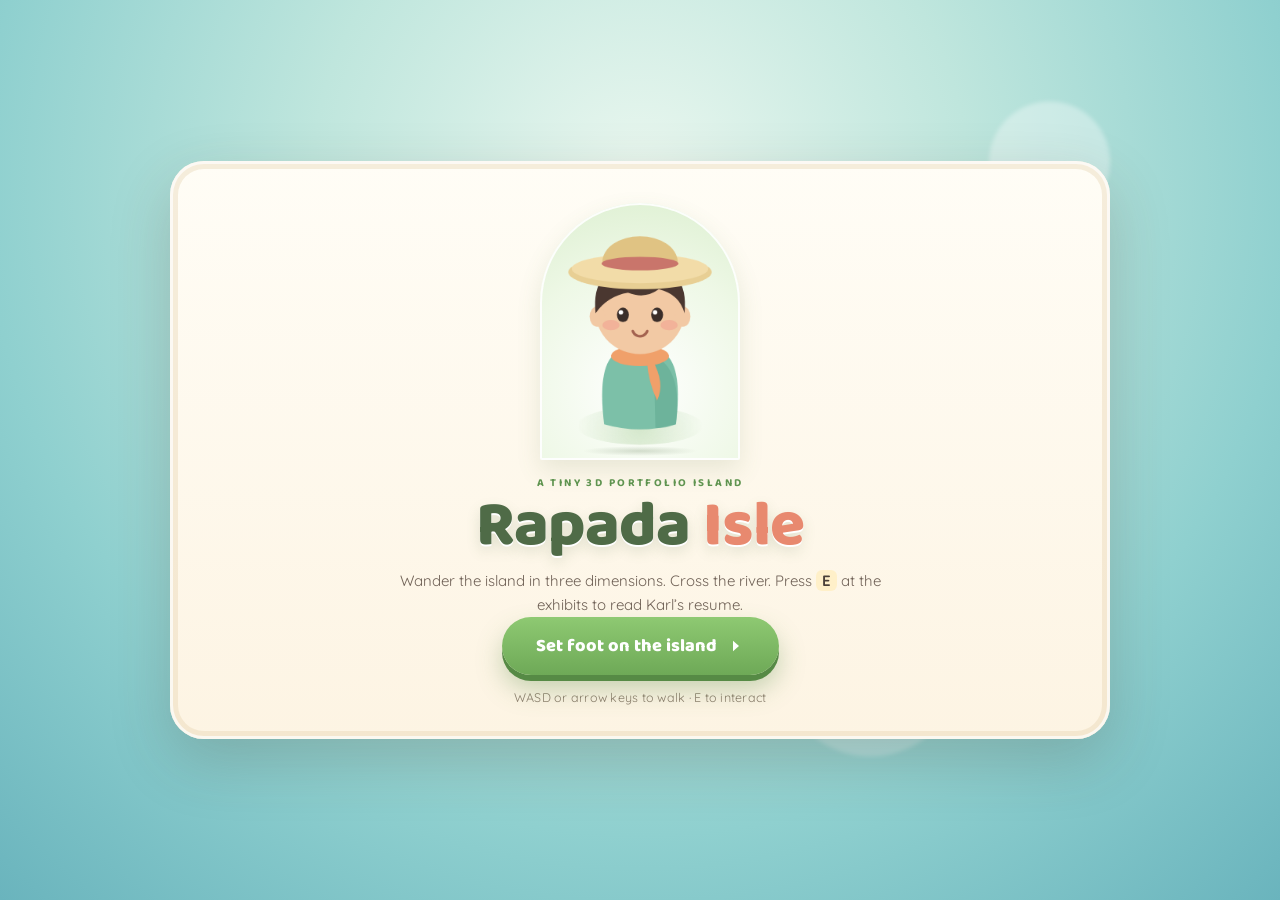
<file: index.html>
<!DOCTYPE html>
<html lang="en">
  <head>
    <meta charset="UTF-8" />
    <meta name="viewport" content="width=device-width, initial-scale=1.0, viewport-fit=cover" />
    <meta name="theme-color" content="#8fd0cf" />
    <title>Rapada Isle — Karl Lynuz B. Rapada</title>
    <meta
      name="description"
      content="A cozy 3D island portfolio for Karl Lynuz B. Rapada, Software Developer. Roam the island, cross the river, and press E at the exhibits to read the resume."
    />
    <link rel="preconnect" href="https://fonts.googleapis.com" />
    <link rel="preconnect" href="https://fonts.gstatic.com" crossorigin />
    <link
      href="https://fonts.googleapis.com/css2?family=Baloo+2:wght@500;600;700;800&family=Quicksand:wght@400;500;600;700&display=swap"
      rel="stylesheet"
    />
    <link rel="stylesheet" href="css/style.css" />
    <link
      rel="icon"
      href="data:image/svg+xml,%3Csvg xmlns='http://www.w3.org/2000/svg' viewBox='0 0 100 100'%3E%3Ccircle cx='50' cy='52' r='44' fill='%238fd0cf'/%3E%3Cpath d='M20 62 Q50 30 80 62 Q50 82 20 62Z' fill='%238fc86e'/%3E%3C/svg%3E"
    />
  </head>
  <body>
    <div id="app">
      <canvas id="scene" aria-label="An animated 3D island world"></canvas>
      <div id="ui"></div>
    </div>

    <noscript>
      <div style="padding:2rem;font-family:sans-serif">
        This island needs JavaScript to grow. Please enable it to view the portfolio.
      </div>
    </noscript>

    <script type="module" src="js/main.js"></script>
  </body>
</html>
</file>
<file: css/style.css>
/* ============================================================
   Rapada Isle — styles
   ============================================================ */

:root {
  --cream: #fdf6e7;
  --cream-2: #f6ecd8;
  --ink: #4b4038;
  --ink-soft: #6f6156;
  --leaf: #7fb463;
  --leaf-dark: #5f9450;
  --water: #7fc8cd;
  --accent: #e8896f;
  --accent-2: #f2b45c;
  --plum: #a4748f;
  --panel: #fffaf0;
  --shadow: 0 22px 60px rgba(70, 58, 44, 0.22);
  --font-display: 'Baloo 2', 'Trebuchet MS', system-ui, sans-serif;
  --font-body: 'Quicksand', 'Segoe UI', system-ui, sans-serif;
}

* {
  box-sizing: border-box;
}

html,
body {
  margin: 0;
  padding: 0;
  height: 100%;
  overflow: hidden;
  background: #8fd0cf;
  color: var(--ink);
  font-family: var(--font-body);
  -webkit-font-smoothing: antialiased;
  overscroll-behavior: none;
}

#app {
  position: fixed;
  inset: 0;
}

#scene {
  display: block;
  width: 100%;
  height: 100%;
  touch-action: none;
}

#ui {
  position: absolute;
  inset: 0;
  pointer-events: none;
}

#ui > * {
  pointer-events: auto;
}

.hidden {
  display: none !important;
}

kbd {
  display: inline-block;
  min-width: 1.6em;
  padding: 0.1em 0.42em;
  border-radius: 6px;
  background: #fff;
  border: 2px solid rgba(120, 102, 84, 0.28);
  border-bottom-width: 3px;
  font-family: var(--font-display);
  font-size: 0.82em;
  font-weight: 700;
  color: var(--ink);
  text-align: center;
  line-height: 1.3;
}

/* ============================================================
   START SCREEN
   ============================================================ */

.start-screen {
  position: absolute;
  inset: 0;
  display: grid;
  place-items: center;
  padding: 24px;
  z-index: 20;
  overflow: auto;
  transition: opacity 0.65s ease, transform 0.65s ease;
}

.start-screen.leaving {
  opacity: 0;
  transform: scale(1.04);
  pointer-events: none;
}

.start-sky {
  position: absolute;
  inset: 0;
  background: radial-gradient(circle at 50% 20%, #eaf7ef 0%, #bfe6dd 34%, #8fd0cf 68%, #6ab4bd 100%);
  z-index: -2;
}

.start-sky::after {
  content: '';
  position: absolute;
  inset: 0;
  background-image: radial-gradient(circle at 18% 28%, rgba(255, 255, 255, 0.5) 0 42px, transparent 43px),
    radial-gradient(circle at 82% 18%, rgba(255, 255, 255, 0.35) 0 60px, transparent 61px),
    radial-gradient(circle at 68% 74%, rgba(255, 255, 255, 0.24) 0 90px, transparent 91px);
  filter: blur(2px);
  animation: driftClouds 34s linear infinite alternate;
}

@keyframes driftClouds {
  from {
    transform: translateX(-30px);
  }
  to {
    transform: translateX(30px);
  }
}

.start-card {
  position: relative;
  width: min(940px, 100%);
  background: linear-gradient(180deg, #fffdf6 0%, #fdf4e3 100%);
  border-radius: 34px;
  padding: 38px clamp(22px, 4vw, 52px) 34px;
  box-shadow: var(--shadow), inset 0 0 0 3px rgba(255, 255, 255, 0.7),
    inset 0 0 0 8px rgba(226, 205, 170, 0.35);
  text-align: center;
  animation: cardIn 0.8s cubic-bezier(0.2, 0.9, 0.25, 1.05) both;
}

@keyframes cardIn {
  from {
    opacity: 0;
    transform: translateY(26px) scale(0.97);
  }
}

.start-kicker {
  margin: 0 0 4px;
  font-family: var(--font-display);
  font-weight: 700;
  letter-spacing: 0.22em;
  text-transform: uppercase;
  font-size: 11px;
  color: var(--leaf-dark);
}

.start-card h1 {
  margin: 0;
  font-family: var(--font-display);
  font-size: clamp(38px, 6.4vw, 64px);
  line-height: 0.98;
  font-weight: 800;
  color: #4f6b47;
  letter-spacing: -0.01em;
  text-shadow: 0 2px 0 #fff, 0 6px 14px rgba(90, 120, 80, 0.18);
}

.start-card h1 span {
  color: var(--accent);
}

.start-sub {
  margin: 10px auto 0;
  max-width: 520px;
  font-size: 15px;
  line-height: 1.6;
  color: var(--ink-soft);
}

.start-sub b {
  color: var(--ink);
  background: #fff0c9;
  padding: 1px 6px;
  border-radius: 6px;
}

.start-preview {
  margin: 4px auto 14px;
  display: grid;
  place-items: center;
  width: min(200px, 46vw);
  background: radial-gradient(circle at 50% 72%, #ffffff 0%, #eef8e6 58%, #dcefd0 100%);
  border-radius: 999px 999px 22px 22px;
  padding: 8px 6px 4px;
  box-shadow: inset 0 0 0 2px rgba(255, 255, 255, 0.9), 0 10px 24px rgba(96, 128, 80, 0.14);
}

#lookPreview {
  width: 100%;
  height: auto;
  display: block;
}

.preview-shadow {
  width: 62%;
  height: 10px;
  border-radius: 50%;
  background: radial-gradient(ellipse, rgba(104, 130, 90, 0.26), transparent 70%);
}

.start-btn {
  position: relative;
  display: inline-flex;
  align-items: center;
  gap: 10px;
  font-family: var(--font-display);
  font-size: 18px;
  font-weight: 800;
  color: #fff;
  background: linear-gradient(180deg, #8ec972 0%, #6ea957 100%);
  border: none;
  border-radius: 999px;
  padding: 15px 34px;
  cursor: pointer;
  box-shadow: 0 6px 0 #568a45, 0 14px 26px rgba(86, 138, 69, 0.34);
  transition: transform 0.14s ease, box-shadow 0.14s ease;
}

.start-btn:hover {
  transform: translateY(-2px);
  box-shadow: 0 8px 0 #568a45, 0 18px 30px rgba(86, 138, 69, 0.36);
}

.start-btn:active {
  transform: translateY(4px);
  box-shadow: 0 2px 0 #568a45, 0 6px 14px rgba(86, 138, 69, 0.3);
}

.start-hint {
  margin: 14px 0 0;
  font-size: 12.5px;
  color: #8b7c6c;
  letter-spacing: 0.02em;
}

/* ============================================================
   HUD
   ============================================================ */

.hud {
  position: absolute;
  inset: 0;
  pointer-events: none;
}

.hud > * {
  pointer-events: auto;
}

.hud-brand {
  position: absolute;
  top: max(16px, env(safe-area-inset-top));
  left: 18px;
  display: flex;
  align-items: center;
  gap: 8px;
  font-family: var(--font-display);
  font-weight: 800;
  font-size: 14px;
  color: #4c5b46;
  background: rgba(255, 253, 244, 0.82);
  backdrop-filter: blur(8px);
  padding: 8px 15px;
  border-radius: 999px;
  box-shadow: 0 6px 18px rgba(70, 60, 44, 0.16), inset 0 0 0 2px rgba(255, 255, 255, 0.7);
  letter-spacing: 0.02em;
}

.hud-dot {
  width: 9px;
  height: 9px;
  border-radius: 50%;
  background: var(--leaf);
  box-shadow: 0 0 0 3px rgba(127, 180, 99, 0.28);
}

.hud-prompt {
  position: absolute;
  bottom: max(30px, env(safe-area-inset-bottom));
  left: 50%;
  transform: translateX(-50%);
  display: flex;
  align-items: center;
  gap: 9px;
  background: rgba(41, 52, 44, 0.78);
  color: #fff;
  font-family: var(--font-display);
  font-weight: 700;
  font-size: 14.5px;
  padding: 9px 18px 9px 11px;
  border-radius: 999px;
  box-shadow: 0 10px 26px rgba(30, 40, 32, 0.3);
  animation: promptIn 0.28s cubic-bezier(0.2, 0.9, 0.3, 1.2);
  backdrop-filter: blur(6px);
  white-space: nowrap;
}

.hud-prompt kbd {
  background: #fff;
  border-color: rgba(0, 0, 0, 0.15);
  animation: keyPulse 1.6s ease-in-out infinite;
}

@keyframes keyPulse {
  0%, 100% {
    transform: translateY(0);
  }
  50% {
    transform: translateY(-2px);
  }
}

@keyframes promptIn {
  from {
    opacity: 0;
    transform: translate(-50%, 10px);
  }
}

.hud-actions {
  position: absolute;
  top: max(16px, env(safe-area-inset-top));
  right: 18px;
  display: flex;
  gap: 8px;
}

.hud-btn {
  width: 40px;
  height: 40px;
  display: grid;
  place-items: center;
  border-radius: 50%;
  border: none;
  background: rgba(255, 253, 244, 0.86);
  color: #5a6b52;
  cursor: pointer;
  box-shadow: 0 6px 18px rgba(70, 60, 44, 0.16), inset 0 0 0 2px rgba(255, 255, 255, 0.7);
  transition: transform 0.15s ease, background 0.15s ease;
}

.hud-btn:hover {
  transform: translateY(-2px);
  background: #fff;
}

.hud-btn.muted {
  color: #c45b4b;
  opacity: 0.75;
}

.hud-btn-label {
  width: auto;
  border-radius: 999px;
  padding: 0 14px 0 11px;
  gap: 6px;
  display: inline-flex;
  align-items: center;
  font-family: var(--font-display);
  font-weight: 700;
  font-size: 13px;
  color: #5a6b52;
  height: 40px;
}

.hud-btn-label span {
  letter-spacing: 0.01em;
}

@media (max-width: 520px) {
  .hud-btn-label span {
    display: none;
  }
  .hud-btn-label {
    width: 40px;
    padding: 0;
    justify-content: center;
  }
}

.help-card {
  position: absolute;
  top: max(66px, calc(env(safe-area-inset-top) + 56px));
  right: 18px;
  width: 224px;
  background: rgba(255, 251, 240, 0.95);
  border-radius: 18px;
  padding: 14px 16px 12px;
  box-shadow: 0 14px 34px rgba(70, 60, 44, 0.2), inset 0 0 0 2px rgba(255, 255, 255, 0.8);
  backdrop-filter: blur(8px);
  animation: promptIn 0.25s ease;
  font-size: 12.5px;
}

.help-card h4 {
  margin: 0 0 8px;
  font-family: var(--font-display);
  font-size: 14px;
  color: #4d5f45;
}

.help-card ul {
  margin: 0 0 8px;
  padding: 0;
  list-style: none;
  display: grid;
  gap: 5px;
  color: var(--ink-soft);
}

.help-card p {
  margin: 0;
  color: #8b7c6c;
  font-size: 11.5px;
  line-height: 1.45;
}

/* on-screen d-pad (touch) */
.pad {
  position: absolute;
  left: 20px;
  bottom: max(22px, env(safe-area-inset-bottom));
  display: none;
  grid-template-columns: repeat(3, 52px);
  grid-template-rows: repeat(3, 52px);
  gap: 4px;
  opacity: 0.9;
}

.pad-btn {
  border: none;
  border-radius: 16px;
  background: rgba(255, 253, 244, 0.82);
  color: #5a6b52;
  font-size: 17px;
  font-family: var(--font-display);
  font-weight: 800;
  box-shadow: 0 4px 12px rgba(70, 60, 44, 0.18);
  user-select: none;
  touch-action: none;
}

.pad-btn.held {
  background: #8fc86e;
  color: #fff;
  transform: scale(0.94);
}

.pad-btn.up {
  grid-area: 1 / 2;
}
.pad-btn.left {
  grid-area: 2 / 1;
}
.pad-btn.right {
  grid-area: 2 / 3;
}
.pad-btn.down {
  grid-area: 3 / 2;
}
.pad-btn.act {
  grid-area: 2 / 2;
  background: #f2b45c;
  color: #fff;
  border-radius: 50%;
}

@media (hover: none) and (pointer: coarse) {
  .pad {
    display: grid;
  }
  .hud-prompt {
    bottom: auto;
    top: 50%;
  }
}

/* ============================================================
   OVERLAY / EXHIBITS
   ============================================================ */

.overlay {
  position: absolute;
  inset: 0;
  z-index: 40;
  display: grid;
  place-items: center;
  padding: clamp(10px, 3vw, 34px);
}

.overlay-scrim {
  position: absolute;
  inset: 0;
  background: rgba(46, 52, 42, 0.44);
  backdrop-filter: blur(7px) saturate(0.9);
  opacity: 0;
  transition: opacity 0.3s ease;
}

.overlay.shown .overlay-scrim {
  opacity: 1;
}

.overlay-panel {
  position: relative;
  width: min(940px, 100%);
  max-height: min(88vh, 900px);
  display: flex;
  flex-direction: column;
  background: var(--panel);
  border-radius: 26px;
  box-shadow: 0 32px 80px rgba(38, 44, 36, 0.4), inset 0 0 0 3px rgba(255, 255, 255, 0.9),
    inset 0 0 0 9px rgba(228, 210, 178, 0.4);
  overflow: hidden;
  transform: translateY(22px) scale(0.97);
  opacity: 0;
  transition: transform 0.34s cubic-bezier(0.2, 0.9, 0.25, 1.04), opacity 0.3s ease;
}

.overlay.shown .overlay-panel {
  transform: translateY(0) scale(1);
  opacity: 1;
}

.overlay-wood {
  position: absolute;
  top: 0;
  left: 0;
  right: 0;
  height: 6px;
  background: repeating-linear-gradient(
    90deg,
    #b4825a 0 18px,
    #a8764f 18px 36px
  );
  opacity: 0.75;
}

.overlay-head {
  display: flex;
  align-items: center;
  justify-content: space-between;
  gap: 16px;
  padding: 20px clamp(18px, 3vw, 32px) 14px;
  border-bottom: 2px dashed rgba(190, 172, 142, 0.55);
  flex: 0 0 auto;
}

.overlay-title {
  display: flex;
  align-items: center;
  gap: 12px;
}

.overlay-badge {
  width: 40px;
  height: 40px;
  display: grid;
  place-items: center;
  border-radius: 14px;
  background: linear-gradient(160deg, #eaf6dd, #cfe8bb);
  font-size: 18px;
  box-shadow: inset 0 0 0 2px rgba(255, 255, 255, 0.8);
}

.overlay-title h2 {
  margin: 0;
  font-family: var(--font-display);
  font-size: clamp(20px, 3vw, 27px);
  font-weight: 800;
  color: #46583e;
  letter-spacing: -0.01em;
}

.overlay-close {
  width: 38px;
  height: 38px;
  display: grid;
  place-items: center;
  border-radius: 50%;
  border: none;
  background: #f3e9d6;
  color: #8a7861;
  cursor: pointer;
  transition: all 0.15s ease;
  flex: 0 0 auto;
}

.overlay-close:hover {
  background: #ecdcc0;
  transform: rotate(90deg);
  color: #6b5b47;
}

.overlay-body {
  padding: clamp(16px, 3vw, 28px) clamp(18px, 3vw, 32px) clamp(20px, 3vw, 30px);
  overflow-y: auto;
  flex: 1 1 auto;
  scrollbar-width: thin;
  scrollbar-color: #cbbfa6 transparent;
}

.overlay-body::-webkit-scrollbar {
  width: 10px;
}

.overlay-body::-webkit-scrollbar-thumb {
  background: #d9ccb3;
  border-radius: 99px;
  border: 3px solid var(--panel);
}

.overlay-foot {
  flex: 0 0 auto;
  padding: 10px clamp(18px, 3vw, 32px) 14px;
  border-top: 2px dashed rgba(190, 172, 142, 0.55);
  background: linear-gradient(180deg, rgba(250, 243, 228, 0.4), rgba(246, 236, 216, 0.9));
  display: flex;
  align-items: center;
  justify-content: space-between;
  gap: 12px;
  flex-wrap: wrap;
}

.overlay-nav {
  display: flex;
  gap: 6px;
  flex-wrap: wrap;
}

.ov-nav-btn {
  font-family: var(--font-display);
  font-size: 11.5px;
  font-weight: 700;
  padding: 5px 11px;
  border-radius: 999px;
  border: 2px solid transparent;
  background: rgba(255, 255, 255, 0.7);
  color: #7c6d5c;
  cursor: pointer;
  transition: all 0.15s ease;
}

.ov-nav-btn:hover {
  background: #fff;
  color: #5c7c4e;
}

.ov-nav-btn.active {
  background: var(--leaf);
  color: #fff;
  box-shadow: 0 3px 10px rgba(95, 148, 80, 0.3);
}

.overlay-hint {
  margin: 0;
  font-size: 11.5px;
  color: #9b8b78;
}

/* ---- exhibit content ---- */

.ex-head {
  margin-bottom: 18px;
}

.ex-head-tight {
  margin-top: 22px;
  margin-bottom: 12px;
}

.ex-head-tight h3 {
  margin: 0;
  font-family: var(--font-display);
  font-size: 17px;
  color: #4f6347;
}

.ex-kicker {
  margin: 0 0 3px;
  font-family: var(--font-display);
  font-size: 10.5px;
  font-weight: 700;
  letter-spacing: 0.2em;
  text-transform: uppercase;
  color: var(--leaf-dark);
}

.ex-head h2 {
  margin: 0;
  font-family: var(--font-display);
  font-size: clamp(23px, 3.4vw, 31px);
  font-weight: 800;
  color: #43563c;
  letter-spacing: -0.015em;
}

.ex-sub {
  margin: 7px 0 0;
  font-size: 14px;
  line-height: 1.6;
  color: var(--ink-soft);
  max-width: 60ch;
}

.ex-hero {
  display: grid;
  grid-template-columns: 210px 1fr;
  gap: clamp(16px, 3vw, 30px);
  align-items: center;
  margin-bottom: 22px;
}

.ex-avatar {
  display: grid;
  place-items: center;
  background: radial-gradient(circle at 50% 78%, #fff 0%, #eef7e6 60%, #dfeecf 100%);
  border-radius: 22px;
  box-shadow: inset 0 0 0 2px rgba(255, 255, 255, 0.85), 0 10px 24px rgba(96, 128, 80, 0.14);
  padding: 4px;
}

.ex-avatar canvas {
  width: 100%;
  height: auto;
  max-width: 190px;
}

.ex-hero-text h2 {
  margin: 0;
  font-family: var(--font-display);
  font-size: clamp(24px, 3.6vw, 34px);
  font-weight: 800;
  color: #3f5138;
  line-height: 1.05;
}

.ex-role {
  margin: 2px 0 10px;
  font-family: var(--font-display);
  font-weight: 700;
  font-size: 15px;
  color: var(--accent);
}

.ex-blurb {
  margin: 0 0 12px;
  font-size: 14px;
  line-height: 1.65;
  color: var(--ink-soft);
}

.ex-tags {
  display: flex;
  flex-wrap: wrap;
  gap: 6px;
  margin-bottom: 14px;
}

.ex-tags span {
  font-size: 11.5px;
  font-weight: 600;
  padding: 4px 10px;
  border-radius: 999px;
  background: #eef6e4;
  color: #5f7d4f;
}

.ex-actions {
  display: flex;
  flex-wrap: wrap;
  gap: 8px;
  align-items: center;
}

.btn-primary {
  display: inline-flex;
  align-items: center;
  gap: 7px;
  font-family: var(--font-display);
  font-weight: 700;
  font-size: 13.5px;
  color: #fff;
  background: linear-gradient(180deg, #8ec972, #6ea957);
  border-radius: 999px;
  padding: 10px 18px;
  text-decoration: none;
  box-shadow: 0 4px 0 #568a45, 0 10px 20px rgba(86, 138, 69, 0.26);
  transition: transform 0.14s ease;
}

.btn-primary:hover {
  transform: translateY(-1px);
}

.btn-primary:active {
  transform: translateY(3px);
  box-shadow: 0 1px 0 #568a45;
}

.btn-ghost {
  font-family: var(--font-display);
  font-weight: 700;
  font-size: 13.5px;
  color: #6f7f63;
  background: #f4ecdb;
  border-radius: 999px;
  padding: 10px 16px;
  text-decoration: none;
  transition: all 0.15s ease;
}

.btn-ghost:hover {
  background: #ece0c8;
  color: #546647;
}

.ex-grid {
  display: grid;
  grid-template-columns: repeat(auto-fit, minmax(190px, 1fr));
  gap: 12px;
}

.ex-grid-2 {
  grid-template-columns: repeat(auto-fit, minmax(230px, 1fr));
}

.ex-card {
  background: #fffdf6;
  border-radius: 16px;
  padding: 15px 17px;
  box-shadow: inset 0 0 0 2px rgba(232, 220, 196, 0.8), 0 4px 12px rgba(120, 104, 80, 0.06);
}

.ex-card h3 {
  margin: 0 0 6px;
  font-family: var(--font-display);
  font-size: 14.5px;
  font-weight: 700;
  color: #4f6347;
}

.ex-card p {
  margin: 0;
  font-size: 13px;
  line-height: 1.6;
  color: var(--ink-soft);
}

.ex-card a {
  color: #5c8a4b;
  text-decoration: none;
  font-weight: 600;
  word-break: break-word;
}

.ex-card a:hover {
  text-decoration: underline;
}

.ex-note {
  margin-top: 16px;
  background: linear-gradient(160deg, #f7fbef, #eef7e4);
}

/* skills */
.ex-skills {
  display: grid;
  gap: 12px;
  margin-bottom: 4px;
}

.ex-skill-group h3 {
  margin: 0 0 7px;
  font-family: var(--font-display);
  font-size: 13px;
  font-weight: 700;
  letter-spacing: 0.06em;
  text-transform: uppercase;
  color: #8a9c7c;
}

.ex-chips {
  display: flex;
  flex-wrap: wrap;
  gap: 6px;
}

.chip {
  font-size: 12.5px;
  font-weight: 600;
  padding: 6px 12px;
  border-radius: 999px;
  background: #fffdf6;
  color: #6a5f52;
  box-shadow: inset 0 0 0 2px rgba(226, 212, 188, 0.9);
  transition: transform 0.14s ease, box-shadow 0.14s ease;
}

.chip:hover {
  transform: translateY(-1px);
  box-shadow: inset 0 0 0 2px rgba(180, 205, 158, 0.9);
}

.chip-languages {
  background: #eaf4ff;
  color: #4d7196;
  box-shadow: inset 0 0 0 2px rgba(190, 216, 240, 0.9);
}
.chip-frameworks {
  background: #f0f8e5;
  color: #5d8049;
  box-shadow: inset 0 0 0 2px rgba(200, 226, 178, 0.9);
}
.chip-data {
  background: #fff2e6;
  color: #a3703f;
  box-shadow: inset 0 0 0 2px rgba(244, 216, 186, 0.9);
}
.chip-tooling {
  background: #f6edff;
  color: #7c5f9c;
  box-shadow: inset 0 0 0 2px rgba(224, 208, 244, 0.9);
}
.chip-cert {
  background: #fff7d6;
  color: #8a7431;
  box-shadow: inset 0 0 0 2px rgba(238, 224, 172, 0.9);
}

/* experience / education timeline */
.ex-timeline {
  display: grid;
  gap: 14px;
}

.ex-entry {
  position: relative;
  background: #fffdf6;
  border-radius: 16px;
  padding: 16px 18px 14px 22px;
  box-shadow: inset 0 0 0 2px rgba(232, 220, 196, 0.8), 0 4px 14px rgba(120, 104, 80, 0.06);
}

.ex-entry::before {
  content: '';
  position: absolute;
  left: 0;
  top: 14px;
  bottom: 14px;
  width: 4px;
  border-radius: 4px;
  background: linear-gradient(180deg, var(--leaf), #b8dba0);
}

.ex-entry header h3 {
  margin: 0;
  font-family: var(--font-display);
  font-size: 17px;
  font-weight: 700;
  color: #3f5a36;
}

.ex-org {
  margin: 2px 0 10px;
  font-size: 13px;
  color: var(--ink-soft);
  display: flex;
  flex-wrap: wrap;
  gap: 6px;
  align-items: baseline;
}

.ex-date {
  font-size: 11.5px;
  font-weight: 700;
  color: #8a9c7c;
  background: #f2f7ea;
  padding: 2px 9px;
  border-radius: 999px;
  white-space: nowrap;
}

.ex-entry ul,
.ex-project ul {
  margin: 0;
  padding-left: 18px;
  display: grid;
  gap: 5px;
}

.ex-entry li,
.ex-project li {
  font-size: 13.2px;
  line-height: 1.6;
  color: var(--ink-soft);
}

.ex-entry li::marker,
.ex-project li::marker {
  color: #a9c894;
}

/* projects */
.ex-projects {
  display: grid;
  grid-template-columns: repeat(auto-fit, minmax(250px, 1fr));
  gap: 13px;
}

.ex-project {
  display: flex;
  flex-direction: column;
  gap: 8px;
  background: #fffdf6;
  border-radius: 18px;
  padding: 17px 18px;
  box-shadow: inset 0 0 0 2px rgba(232, 220, 196, 0.8), 0 6px 18px rgba(120, 104, 80, 0.07);
  transition: transform 0.16s ease, box-shadow 0.16s ease;
}

.ex-project:hover {
  transform: translateY(-3px);
  box-shadow: inset 0 0 0 2px rgba(196, 220, 172, 0.9), 0 12px 26px rgba(120, 104, 80, 0.12);
}

.ex-project h3 {
  margin: 0;
  font-family: var(--font-display);
  font-size: 17.5px;
  font-weight: 800;
  color: #3f5a36;
}

.ex-project .ex-role {
  margin: 0 0 2px;
  font-size: 12.5px;
  font-weight: 600;
  color: var(--accent);
}

.ex-link {
  margin-top: auto;
  font-family: var(--font-display);
  font-size: 13px;
  font-weight: 700;
  color: #5c8a4b;
  text-decoration: none;
}

.ex-link:hover {
  text-decoration: underline;
}

/* contact */
.ex-contact {
  display: flex;
  flex-direction: column;
  gap: 2px;
  padding: 14px 16px;
  border-radius: 16px;
  background: #fffdf6;
  text-decoration: none;
  box-shadow: inset 0 0 0 2px rgba(232, 220, 196, 0.8);
  transition: all 0.16s ease;
}

.ex-contact:hover {
  background: #f8fcef;
  box-shadow: inset 0 0 0 2px rgba(186, 214, 160, 0.9);
  transform: translateY(-2px);
}

.ex-contact-label {
  font-family: var(--font-display);
  font-size: 10.5px;
  font-weight: 700;
  letter-spacing: 0.16em;
  text-transform: uppercase;
  color: #a3b394;
}

.ex-contact-value {
  font-size: 13.5px;
  font-weight: 600;
  color: #5a6f4d;
  word-break: break-word;
}

.ex-capstone {
  margin-top: 14px;
  background: linear-gradient(160deg, #fdf7e9, #f8f0dc);
}

/* ============================================================
   RESPONSIVE
   ============================================================ */

@media (max-width: 720px) {
  .start-screen {
    padding: 10px;
    align-items: start;
  }
  .start-card {
    padding: 18px 14px 16px;
    border-radius: 22px;
    margin: auto;
  }
  .start-card h1 {
    font-size: clamp(30px, 9vw, 44px);
  }
  .start-kicker {
    font-size: 9.5px;
    letter-spacing: 0.18em;
  }
  .start-sub {
    margin-top: 6px;
    font-size: 13px;
    line-height: 1.5;
  }
  .start-preview {
    width: min(136px, 38vw);
    margin: 2px auto 10px;
  }
  .start-btn {
    font-size: 15.5px;
    padding: 12px 24px;
  }
  .start-hint {
    margin-top: 9px;
    font-size: 11px;
  }

  .ex-hero {
    grid-template-columns: 1fr;
    text-align: center;
  }
  .ex-avatar {
    max-width: 140px;
    margin: 0 auto;
  }
  .ex-actions {
    justify-content: center;
  }
  .ex-tags {
    justify-content: center;
  }
  .overlay-panel {
    max-height: 92vh;
    border-radius: 20px;
  }
  .overlay-foot {
    justify-content: center;
  }
  .overlay-hint {
    display: none;
  }
  .hud-brand {
    font-size: 12px;
    padding: 6px 12px;
  }
}

/* very short viewports: shrink the preview to keep the button on screen */
@media (max-width: 720px) and (max-height: 760px) {
  .start-preview {
    display: none;
  }
  .start-sub {
    display: none;
  }
}

/* landscape phones / short windows: horizontal card */
@media (max-height: 560px) and (min-width: 520px) {
  .start-screen {
    padding: 8px;
    align-items: center;
  }
  .start-card {
    width: min(980px, 100%);
    padding: 12px 18px;
    border-radius: 18px;
    display: grid;
    grid-template-columns: auto minmax(260px, 1fr) auto;
    grid-template-areas:
      'preview head btn'
      'hint hint hint';
    align-items: center;
    gap: 8px 18px;
    text-align: left;
  }
  .start-preview {
    grid-area: preview;
    width: 72px;
    margin: 0;
    padding: 4px 3px 2px;
  }
  .start-kicker,
  .start-card h1,
  .start-sub {
    grid-area: head;
  }
  .start-kicker {
    display: none;
  }
  .start-card h1 {
    font-size: clamp(26px, 4vw, 38px);
    grid-area: unset;
  }
  .start-sub {
    display: none;
  }
  .start-card > h1 {
    grid-area: head;
    align-self: center;
  }
  .start-btn {
    grid-area: btn;
    font-size: 14px;
    padding: 11px 18px;
    white-space: nowrap;
  }
  .start-hint {
    grid-area: hint;
    margin: 0;
    text-align: center;
    font-size: 10px;
  }
}

@media (prefers-reduced-motion: reduce) {
  * {
    animation-duration: 0.01ms !important;
    transition-duration: 0.01ms !important;
  }
}
</file>
